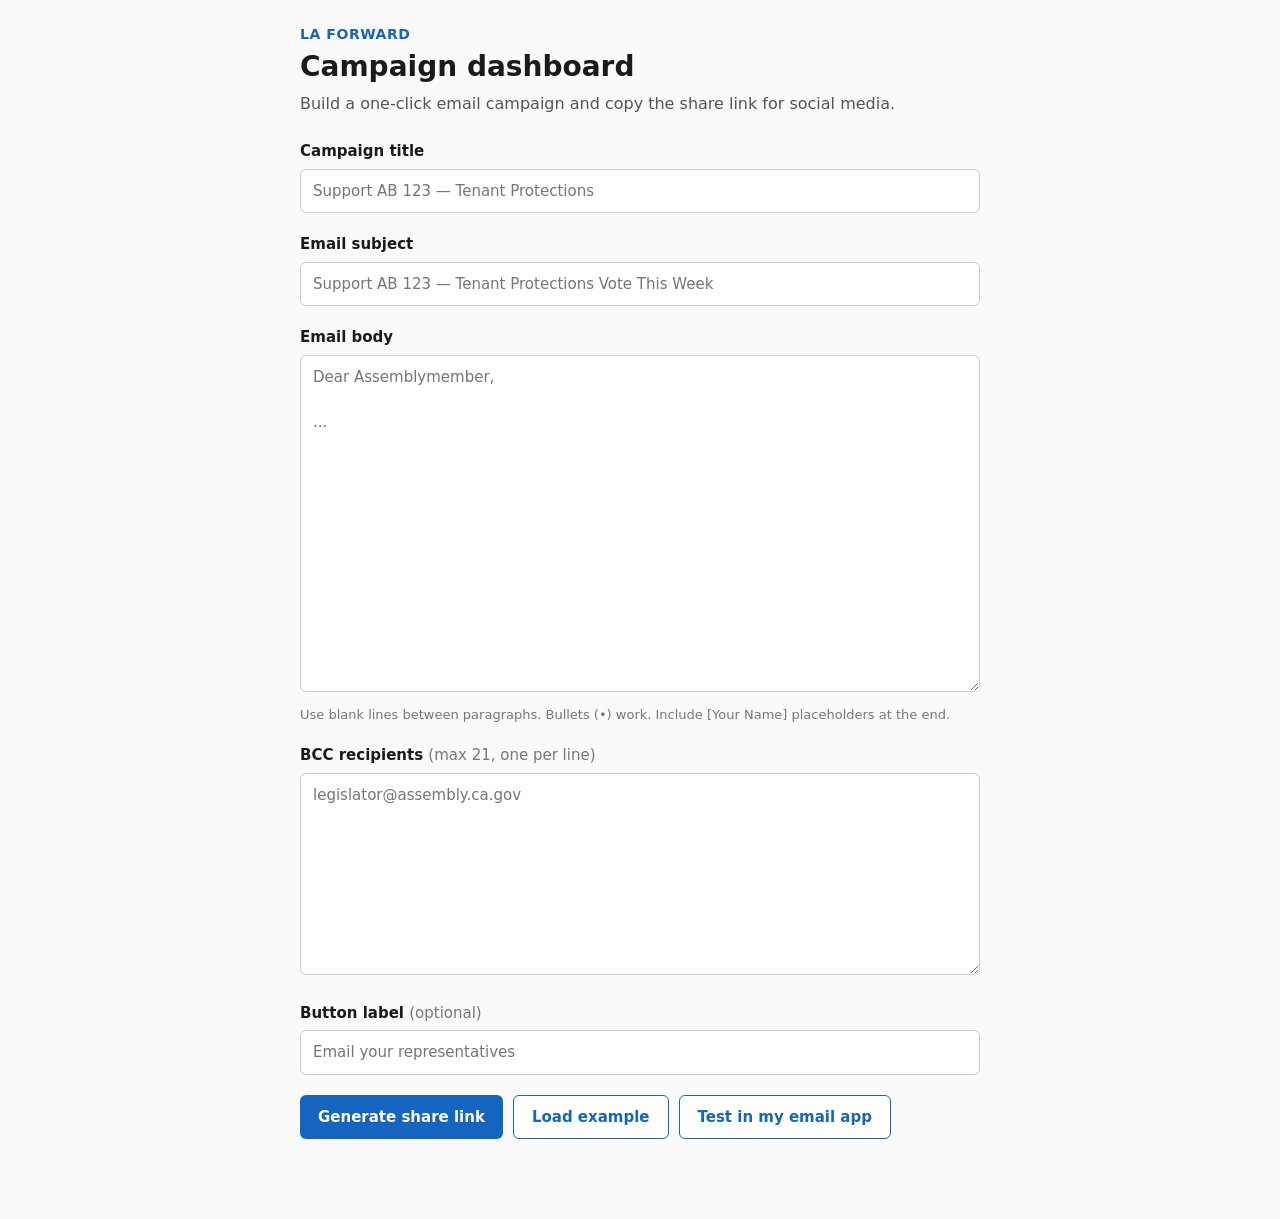
<file: index.html>
<!DOCTYPE html>
<html lang="en">
<head>
  <meta charset="UTF-8" />
  <meta name="viewport" content="width=device-width, initial-scale=1.0" />
  <title>LA Forward — Campaign Dashboard</title>
  <link rel="stylesheet" href="css/styles.css" />
</head>
<body>
  <main class="page page--wide">
    <header class="header">
      <p class="org">LA Forward</p>
      <h1>Campaign dashboard</h1>
      <p class="subtitle">Build a one-click email campaign and copy the share link for social media.</p>
    </header>

    <form id="campaign-form" class="form" novalidate>
      <div class="field">
        <label for="title">Campaign title</label>
        <input type="text" id="title" name="title" placeholder="Support AB 123 — Tenant Protections" required />
      </div>

      <div class="field">
        <label for="subject">Email subject</label>
        <input type="text" id="subject" name="subject" placeholder="Support AB 123 — Tenant Protections Vote This Week" required />
      </div>

      <div class="field">
        <label for="body">Email body</label>
        <textarea id="body" name="body" rows="14" placeholder="Dear Assemblymember,&#10;&#10;..." required></textarea>
        <p class="hint">Use blank lines between paragraphs. Bullets (•) work. Include [Your Name] placeholders at the end.</p>
      </div>

      <div class="field">
        <label for="recipients">BCC recipients <span class="label-meta">(max 21, one per line)</span></label>
        <textarea id="recipients" name="recipients" rows="8" placeholder="legislator@assembly.ca.gov" required></textarea>
      </div>

      <div class="field">
        <label for="cta-label">Button label <span class="label-meta">(optional)</span></label>
        <input type="text" id="cta-label" name="ctaLabel" placeholder="Email your representatives" />
      </div>

      <p id="form-error" class="form-error hidden" role="alert"></p>

      <div class="form-actions">
        <button type="submit" class="btn btn--primary">Generate share link</button>
        <button type="button" id="load-example" class="btn btn--secondary">Load example</button>
        <button type="button" id="test-mailto" class="btn btn--secondary">Test in my email app</button>
      </div>
    </form>

    <section id="output" class="output hidden" aria-live="polite">
      <h2>Share this link</h2>
      <p class="output-intro">Post this URL on social media, email, or your website. Members tap it to open a pre-filled email.</p>
      <div class="copy-row">
        <input type="text" id="share-url" class="share-url" readonly aria-label="Shareable campaign link" />
        <button type="button" id="copy-link" class="btn btn--primary">Copy link</button>
      </div>
      <p id="copy-status" class="copy-status" aria-live="polite"></p>
      <div class="output-actions">
        <a id="preview-link" class="btn btn--secondary" href="#" target="_blank" rel="noopener">Preview member page</a>
      </div>
    </section>
  </main>

  <script src="lib/buildMailtoUrl.js"></script>
  <script src="lib/campaignCodec.js"></script>
  <script src="campaigns/ab123.js"></script>
  <script src="js/dashboard.js"></script>
</body>
</html>
</file>
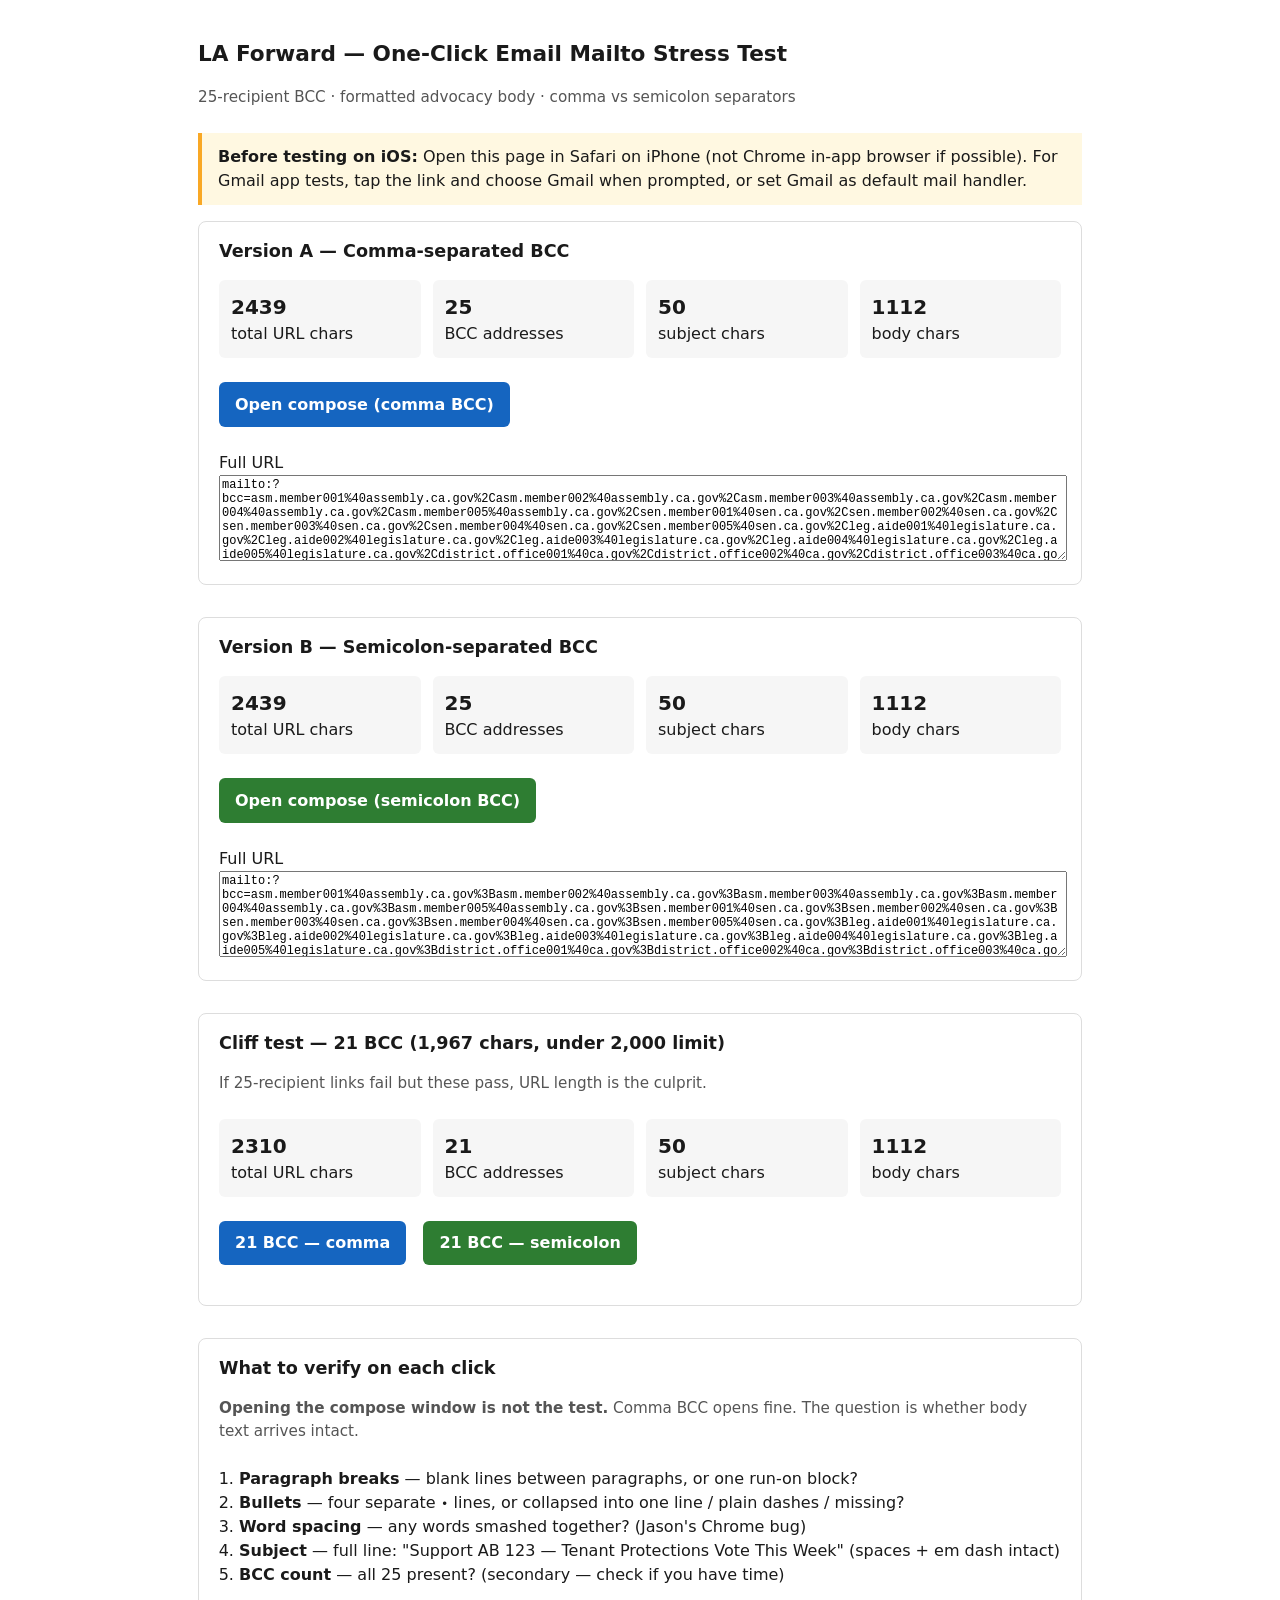
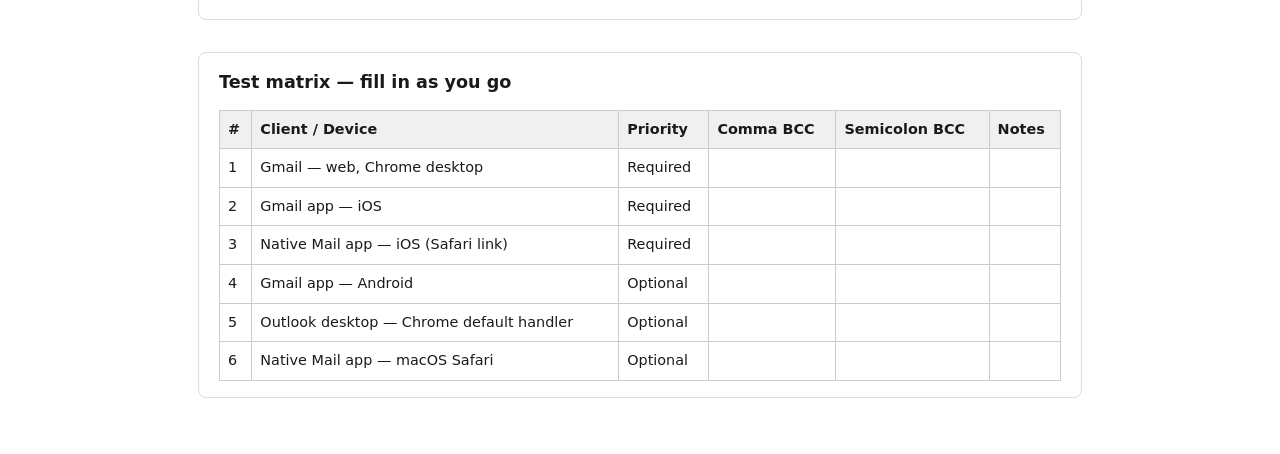
<file: mailto-stress-test/index.html>
<!DOCTYPE html>
<html lang="en">
<head>
  <meta charset="UTF-8" />
  <meta name="viewport" content="width=device-width, initial-scale=1.0" />
  <title>LA Forward — Mailto Stress Test</title>
  <style>
    :root {
      font-family: system-ui, -apple-system, sans-serif;
      line-height: 1.5;
      color: #1a1a1a;
      max-width: 900px;
      margin: 0 auto;
      padding: 1.5rem;
    }
    h1 { font-size: 1.35rem; margin-bottom: 0.25rem; }
    .meta { color: #555; font-size: 0.95rem; margin-bottom: 1.5rem; }
    section { margin-bottom: 2rem; border: 1px solid #ddd; border-radius: 8px; padding: 1rem 1.25rem; }
    section h2 { margin-top: 0; font-size: 1.1rem; }
    .stats { display: grid; grid-template-columns: repeat(auto-fit, minmax(160px, 1fr)); gap: 0.75rem; margin: 1rem 0; }
    .stat { background: #f6f6f6; padding: 0.75rem; border-radius: 6px; }
    .stat strong { display: block; font-size: 1.25rem; }
    a.test-link {
      display: inline-block;
      margin: 0.5rem 0.75rem 0.5rem 0;
      padding: 0.65rem 1rem;
      background: #1565c0;
      color: #fff;
      text-decoration: none;
      border-radius: 6px;
      font-weight: 600;
    }
    a.test-link.secondary { background: #2e7d32; }
    table { width: 100%; border-collapse: collapse; font-size: 0.9rem; }
    th, td { border: 1px solid #ccc; padding: 0.5rem; text-align: left; vertical-align: top; }
    th { background: #f0f0f0; }
    textarea { width: 100%; min-height: 80px; font-family: ui-monospace, monospace; font-size: 0.75rem; }
    ol.checklist { padding-left: 1.25rem; }
    .warning { background: #fff8e1; border-left: 4px solid #f9a825; padding: 0.75rem 1rem; margin: 1rem 0; }
  </style>
</head>
<body>
  <h1>LA Forward — One-Click Email Mailto Stress Test</h1>
  <p class="meta">25-recipient BCC · formatted advocacy body · comma vs semicolon separators</p>

  <div class="warning">
    <strong>Before testing on iOS:</strong> Open this page in Safari on iPhone (not Chrome in-app browser if possible).
    For Gmail app tests, tap the link and choose Gmail when prompted, or set Gmail as default mail handler.
  </div>

  <section id="comma-section">
    <h2>Version A — Comma-separated BCC</h2>
    <div class="stats" id="comma-stats"></div>
    <p><a class="test-link" id="comma-link" href="#">Open compose (comma BCC)</a></p>
    <label>Full URL <textarea id="comma-url" readonly></textarea></label>
  </section>

  <section id="semicolon-section">
    <h2>Version B — Semicolon-separated BCC</h2>
    <div class="stats" id="semicolon-stats"></div>
    <p><a class="test-link secondary" id="semicolon-link" href="#">Open compose (semicolon BCC)</a></p>
    <label>Full URL <textarea id="semicolon-url" readonly></textarea></label>
  </section>

  <section id="cliff-section">
    <h2>Cliff test — 21 BCC (1,967 chars, under 2,000 limit)</h2>
    <p class="meta">If 25-recipient links fail but these pass, URL length is the culprit.</p>
    <div class="stats" id="cliff-stats"></div>
    <p>
      <a class="test-link" id="cliff-comma-link" href="#">21 BCC — comma</a>
      <a class="test-link secondary" id="cliff-semicolon-link" href="#">21 BCC — semicolon</a>
    </p>
  </section>

  <section>
    <h2>What to verify on each click</h2>
    <p class="meta"><strong>Opening the compose window is not the test.</strong> Comma BCC opens fine. The question is whether body text arrives intact.</p>
    <ol class="checklist">
      <li><strong>Paragraph breaks</strong> — blank lines between paragraphs, or one run-on block?</li>
      <li><strong>Bullets</strong> — four separate <code>•</code> lines, or collapsed into one line / plain dashes / missing?</li>
      <li><strong>Word spacing</strong> — any words smashed together? (Jason's Chrome bug)</li>
      <li><strong>Subject</strong> — full line: "Support AB 123 — Tenant Protections Vote This Week" (spaces + em dash intact)</li>
      <li><strong>BCC count</strong> — all 25 present? (secondary — check if you have time)</li>
    </ol>
  </section>

  <section>
    <h2>Test matrix — fill in as you go</h2>
    <table>
      <thead>
        <tr>
          <th>#</th>
          <th>Client / Device</th>
          <th>Priority</th>
          <th>Comma BCC</th>
          <th>Semicolon BCC</th>
          <th>Notes</th>
        </tr>
      </thead>
      <tbody>
        <tr><td>1</td><td>Gmail — web, Chrome desktop</td><td>Required</td><td></td><td></td><td></td></tr>
        <tr><td>2</td><td>Gmail app — iOS</td><td>Required</td><td></td><td></td><td></td></tr>
        <tr><td>3</td><td>Native Mail app — iOS (Safari link)</td><td>Required</td><td></td><td></td><td></td></tr>
        <tr><td>4</td><td>Gmail app — Android</td><td>Optional</td><td></td><td></td><td></td></tr>
        <tr><td>5</td><td>Outlook desktop — Chrome default handler</td><td>Optional</td><td></td><td></td><td></td></tr>
        <tr><td>6</td><td>Native Mail app — macOS Safari</td><td>Optional</td><td></td><td></td><td></td></tr>
      </tbody>
    </table>
  </section>

  <script>
    // Inlined — ES module imports break on file:// pages opened from Finder
    var SUBJECT = "Support AB 123 — Tenant Protections Vote This Week";
    var BCC_ADDRESSES = [
      "asm.member001@assembly.ca.gov",
      "asm.member002@assembly.ca.gov",
      "asm.member003@assembly.ca.gov",
      "asm.member004@assembly.ca.gov",
      "asm.member005@assembly.ca.gov",
      "sen.member001@sen.ca.gov",
      "sen.member002@sen.ca.gov",
      "sen.member003@sen.ca.gov",
      "sen.member004@sen.ca.gov",
      "sen.member005@sen.ca.gov",
      "leg.aide001@legislature.ca.gov",
      "leg.aide002@legislature.ca.gov",
      "leg.aide003@legislature.ca.gov",
      "leg.aide004@legislature.ca.gov",
      "leg.aide005@legislature.ca.gov",
      "district.office001@ca.gov",
      "district.office002@ca.gov",
      "district.office003@ca.gov",
      "district.office004@ca.gov",
      "district.office005@ca.gov",
      "policy.staff001@assembly.ca.gov",
      "policy.staff002@assembly.ca.gov",
      "policy.staff003@sen.ca.gov",
      "policy.staff004@sen.ca.gov",
      "policy.staff005@sen.ca.gov"
    ];
    var BODY = "Dear Assemblymember,\n\nI am writing as a constituent and LA Forward member to urge your support for AB 123, which strengthens tenant protections ahead of this week's floor vote.\n\nLos Angeles renters are facing record displacement pressures. Without clear guardrails on no-fault evictions and rent gouging, families are being forced out of the neighborhoods they have built their lives in. This bill is a necessary step toward stability for working-class tenants across our district.\n\nPlease vote YES on AB 123. Specifically, I ask that you support:\n\n\u2022 Just-cause eviction standards that prevent retaliatory displacement\n\u2022 Limits on rent increases during declared housing emergencies\n\u2022 Stronger enforcement so tenants can actually access the protections on paper\n\u2022 Funding for legal aid so low-income renters aren't priced out of their rights\n\nHousing is a human right, and your vote this week will directly determine whether thousands of Angelenos can stay housed. I hope I can count on your leadership.\n\nThank you for your time and service to our community.\n\nSincerely,\n[Your Name]\n[Your Address]\n[Your Zip Code]";

    function buildMailto(separator, count) {
      var bcc = BCC_ADDRESSES.slice(0, count || BCC_ADDRESSES.length).join(separator);
      var params = new URLSearchParams();
      params.set("bcc", bcc);
      params.set("subject", SUBJECT);
      params.set("body", BODY);
      // URLSearchParams uses + for spaces; Gmail mailto leaves + literal — use %20
      return "mailto:?" + params.toString().replace(/\+/g, "%20");
    }

    function renderStats(containerId, url, expectedCount) {
      var bcc = new URL(url).searchParams.get("bcc") || "";
      var count = bcc.split(/[,;]/).filter(Boolean).length;
      document.getElementById(containerId).innerHTML =
        '<div class="stat"><strong>' + url.length + '</strong> total URL chars</div>' +
        '<div class="stat"><strong>' + count + '</strong> BCC addresses</div>' +
        '<div class="stat"><strong>' + SUBJECT.length + '</strong> subject chars</div>' +
        '<div class="stat"><strong>' + BODY.length + '</strong> body chars</div>';
    }

    var commaUrl = buildMailto(",", 25);
    var semicolonUrl = buildMailto(";", 25);
    var cliffComma = buildMailto(",", 21);
    var cliffSemicolon = buildMailto(";", 21);

    document.getElementById("comma-link").href = commaUrl;
    document.getElementById("semicolon-link").href = semicolonUrl;
    document.getElementById("cliff-comma-link").href = cliffComma;
    document.getElementById("cliff-semicolon-link").href = cliffSemicolon;
    document.getElementById("comma-url").value = commaUrl;
    document.getElementById("semicolon-url").value = semicolonUrl;
    renderStats("comma-stats", commaUrl);
    renderStats("semicolon-stats", semicolonUrl);
    renderStats("cliff-stats", cliffComma);
  </script>
</body>
</html>
</file>
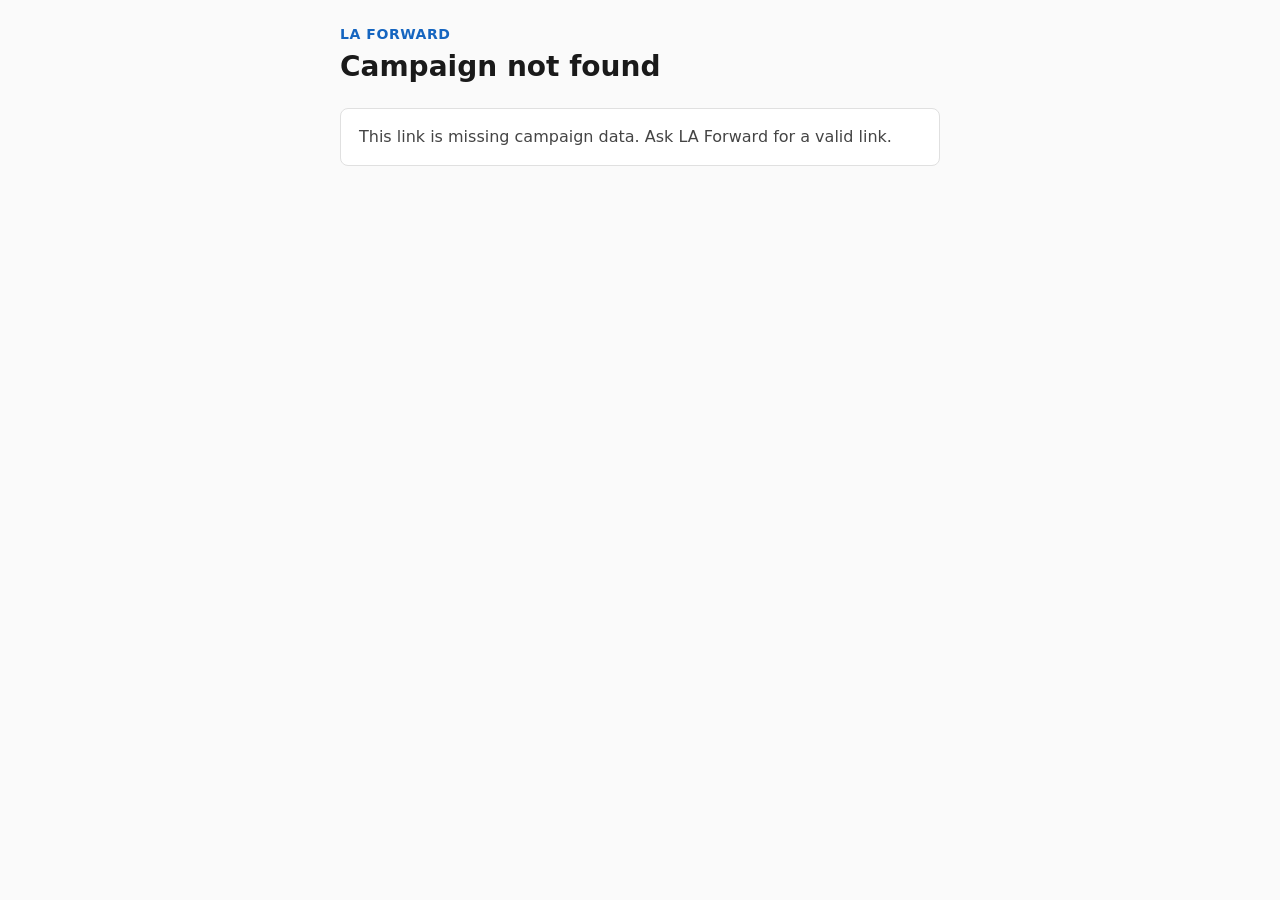
<file: email.html>
<!DOCTYPE html>
<html lang="en">
<head>
  <meta charset="UTF-8" />
  <meta name="viewport" content="width=device-width, initial-scale=1.0" />
  <title>LA Forward — One-Click Email</title>
  <link rel="stylesheet" href="css/styles.css" />
</head>
<body>
  <main class="page">
    <header class="header">
      <p class="org">LA Forward</p>
      <h1 id="campaign-title">Loading…</h1>
    </header>

    <section class="instructions">
      <p id="instructions-text">This opens your email app with a pre-written message. Review it, add your name and address, then send.</p>
    </section>

    <section id="action-section" class="action">
      <a id="email-cta" class="cta" href="#">Email your representatives</a>
      <p id="recipient-note" class="recipient-note"></p>
    </section>

    <section id="preview-section" class="preview" aria-labelledby="preview-heading">
      <h2 id="preview-heading">Message preview</h2>
      <p class="preview-label">Subject</p>
      <p id="preview-subject" class="preview-subject"></p>
      <p class="preview-label">Body</p>
      <pre id="preview-body" class="preview-body"></pre>
    </section>
  </main>

  <script src="lib/buildMailtoUrl.js"></script>
  <script src="lib/campaignCodec.js"></script>
  <script src="js/email.js"></script>
</body>
</html>
</file>
<file: css/styles.css>
:root {
  font-family: system-ui, -apple-system, BlinkMacSystemFont, "Segoe UI", sans-serif;
  line-height: 1.5;
  color: #1a1a1a;
  background: #fafafa;
}

* {
  box-sizing: border-box;
}

body {
  margin: 0;
}

.page {
  max-width: 640px;
  margin: 0 auto;
  padding: 1.5rem 1.25rem 3rem;
}

.header {
  margin-bottom: 1.5rem;
}

.org {
  margin: 0 0 0.25rem;
  font-size: 0.875rem;
  font-weight: 600;
  letter-spacing: 0.04em;
  text-transform: uppercase;
  color: #1565c0;
}

.header h1 {
  margin: 0;
  font-size: 1.75rem;
  line-height: 1.25;
}

.instructions {
  margin-bottom: 1.75rem;
  padding: 1rem 1.125rem;
  background: #fff;
  border: 1px solid #e0e0e0;
  border-radius: 8px;
}

.instructions p {
  margin: 0;
  color: #444;
}

.action {
  margin-bottom: 2rem;
  text-align: center;
}

.cta {
  display: inline-block;
  padding: 0.875rem 1.5rem;
  background: #1565c0;
  color: #fff;
  font-size: 1.0625rem;
  font-weight: 600;
  text-decoration: none;
  border-radius: 8px;
}

.cta:hover,
.cta:focus {
  background: #0d47a1;
}

.recipient-note {
  margin: 0.75rem 0 0;
  font-size: 0.875rem;
  color: #666;
}

.preview {
  background: #fff;
  border: 1px solid #e0e0e0;
  border-radius: 8px;
  padding: 1rem 1.125rem;
}

.preview h2 {
  margin: 0 0 1rem;
  font-size: 1rem;
  font-weight: 600;
}

.preview-label {
  margin: 0 0 0.25rem;
  font-size: 0.75rem;
  font-weight: 600;
  text-transform: uppercase;
  letter-spacing: 0.04em;
  color: #888;
}

.preview-subject {
  margin: 0 0 1rem;
  font-weight: 500;
}

.preview-body {
  margin: 0;
  padding: 0;
  font-family: inherit;
  font-size: 0.9375rem;
  white-space: pre-wrap;
  word-wrap: break-word;
  color: #333;
}

/* Dashboard */
.page--wide {
  max-width: 720px;
}

.subtitle {
  margin: 0.5rem 0 0;
  color: #555;
}

.form {
  display: flex;
  flex-direction: column;
  gap: 1.25rem;
  margin-bottom: 2rem;
}

.field label {
  display: block;
  margin-bottom: 0.375rem;
  font-size: 0.9375rem;
  font-weight: 600;
}

.label-meta {
  font-weight: 400;
  color: #777;
}

.field input[type="text"],
.field textarea {
  width: 100%;
  padding: 0.625rem 0.75rem;
  font: inherit;
  font-size: 0.9375rem;
  border: 1px solid #ccc;
  border-radius: 6px;
  background: #fff;
}

.field textarea {
  resize: vertical;
  min-height: 6rem;
}

.field input[type="text"]:focus,
.field textarea:focus,
.share-url:focus {
  outline: 2px solid #1565c0;
  outline-offset: 1px;
  border-color: #1565c0;
}

.hint {
  margin: 0.375rem 0 0;
  font-size: 0.8125rem;
  color: #777;
}

.form-actions {
  display: flex;
  flex-wrap: wrap;
  gap: 0.625rem;
}

.btn {
  display: inline-block;
  padding: 0.625rem 1.125rem;
  font: inherit;
  font-size: 0.9375rem;
  font-weight: 600;
  border: none;
  border-radius: 6px;
  cursor: pointer;
  text-decoration: none;
  text-align: center;
}

.btn--primary {
  background: #1565c0;
  color: #fff;
}

.btn--primary:hover,
.btn--primary:focus {
  background: #0d47a1;
}

.btn--secondary {
  background: #fff;
  color: #1565c0;
  border: 1px solid #1565c0;
}

.btn--secondary:hover,
.btn--secondary:focus {
  background: #e3f2fd;
}

.output {
  padding: 1.25rem;
  background: #fff;
  border: 1px solid #e0e0e0;
  border-radius: 8px;
}

.output h2 {
  margin: 0 0 0.5rem;
  font-size: 1.125rem;
}

.output-intro {
  margin: 0 0 1rem;
  color: #555;
  font-size: 0.9375rem;
}

.copy-row {
  display: flex;
  flex-wrap: wrap;
  gap: 0.5rem;
  margin-bottom: 0.5rem;
}

@media (max-width: 480px) {
  .copy-row .btn {
    width: 100%;
  }
}

.share-url {
  flex: 1;
  min-width: 0;
  padding: 0.625rem 0.75rem;
  font: inherit;
  font-size: 0.8125rem;
  border: 1px solid #ccc;
  border-radius: 6px;
  background: #f6f6f6;
}

.copy-status {
  margin: 0 0 1rem;
  font-size: 0.875rem;
  color: #2e7d32;
  min-height: 1.25rem;
}

.output-actions {
  display: flex;
  gap: 0.625rem;
}

.form-error {
  padding: 0.75rem 1rem;
  background: #fdecea;
  border-left: 4px solid #c62828;
  color: #b71c1c;
  border-radius: 4px;
}

.hidden {
  display: none !important;
}
</file>
